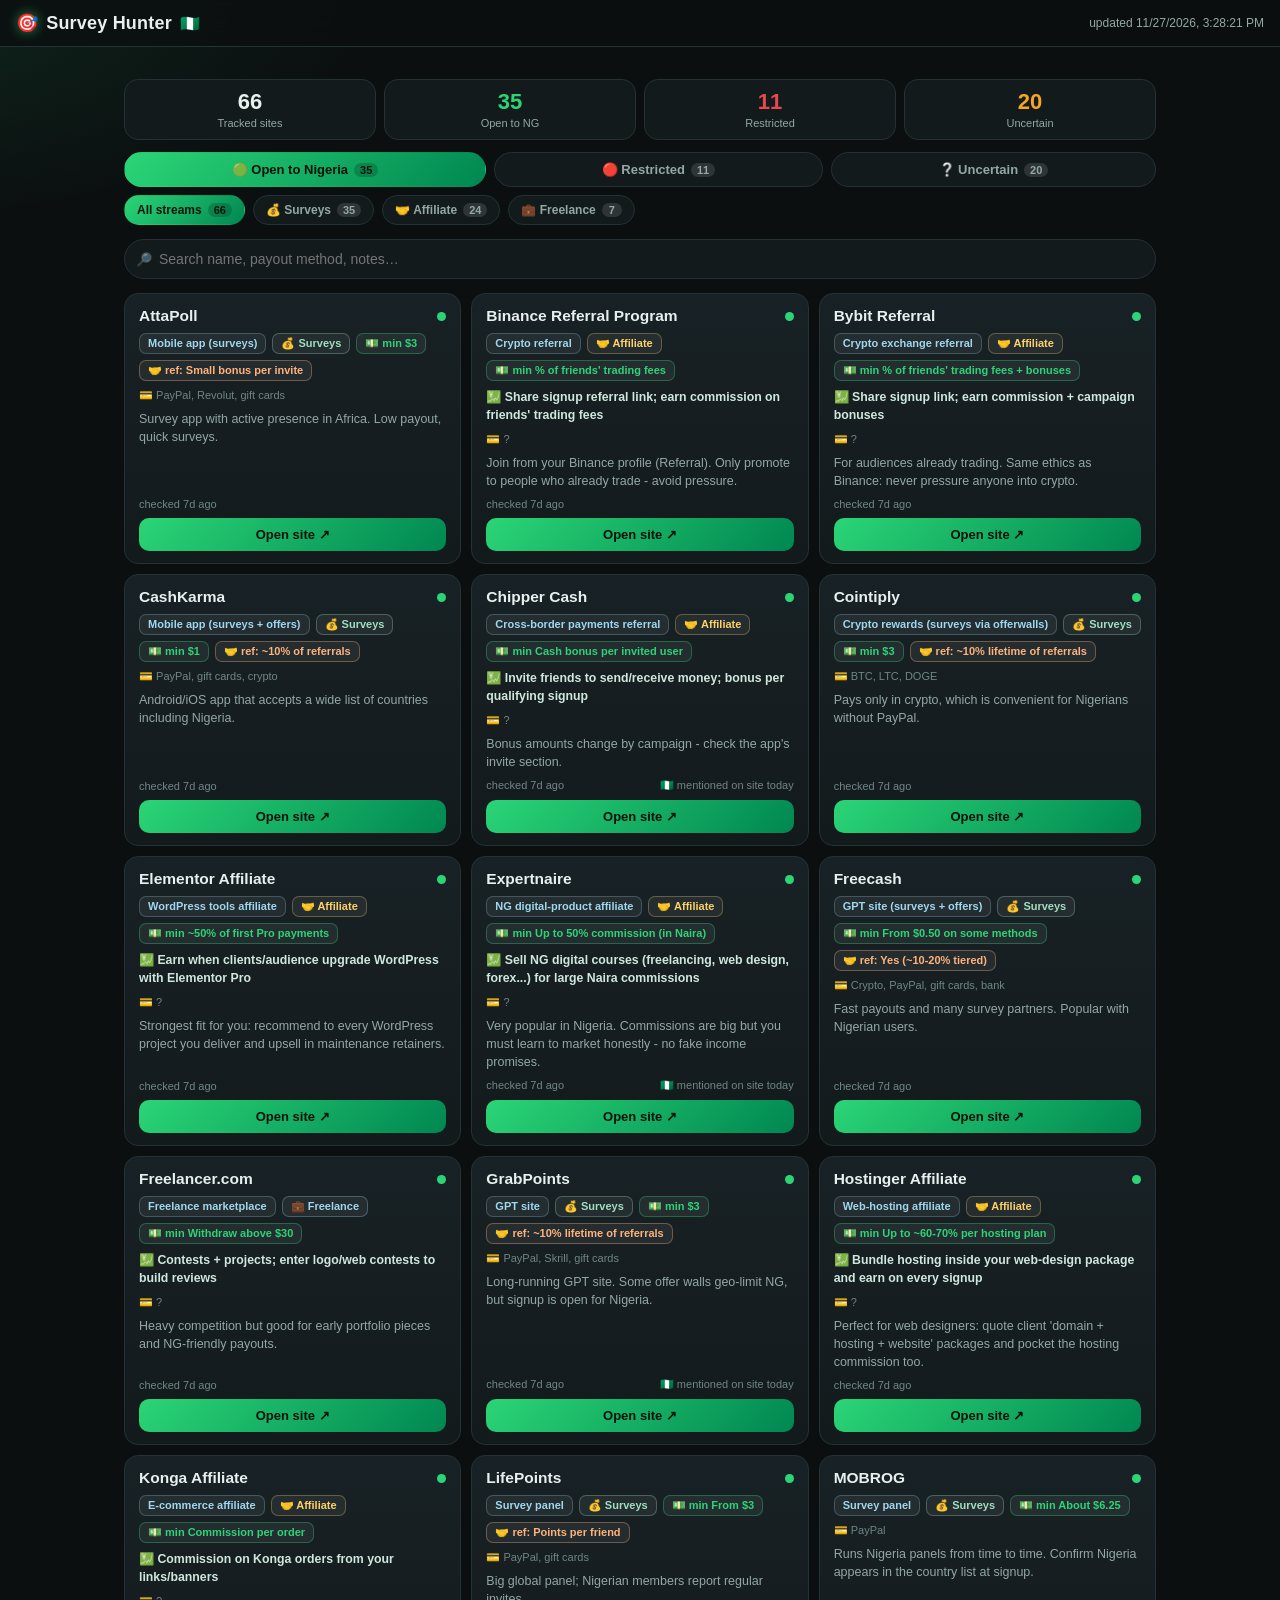
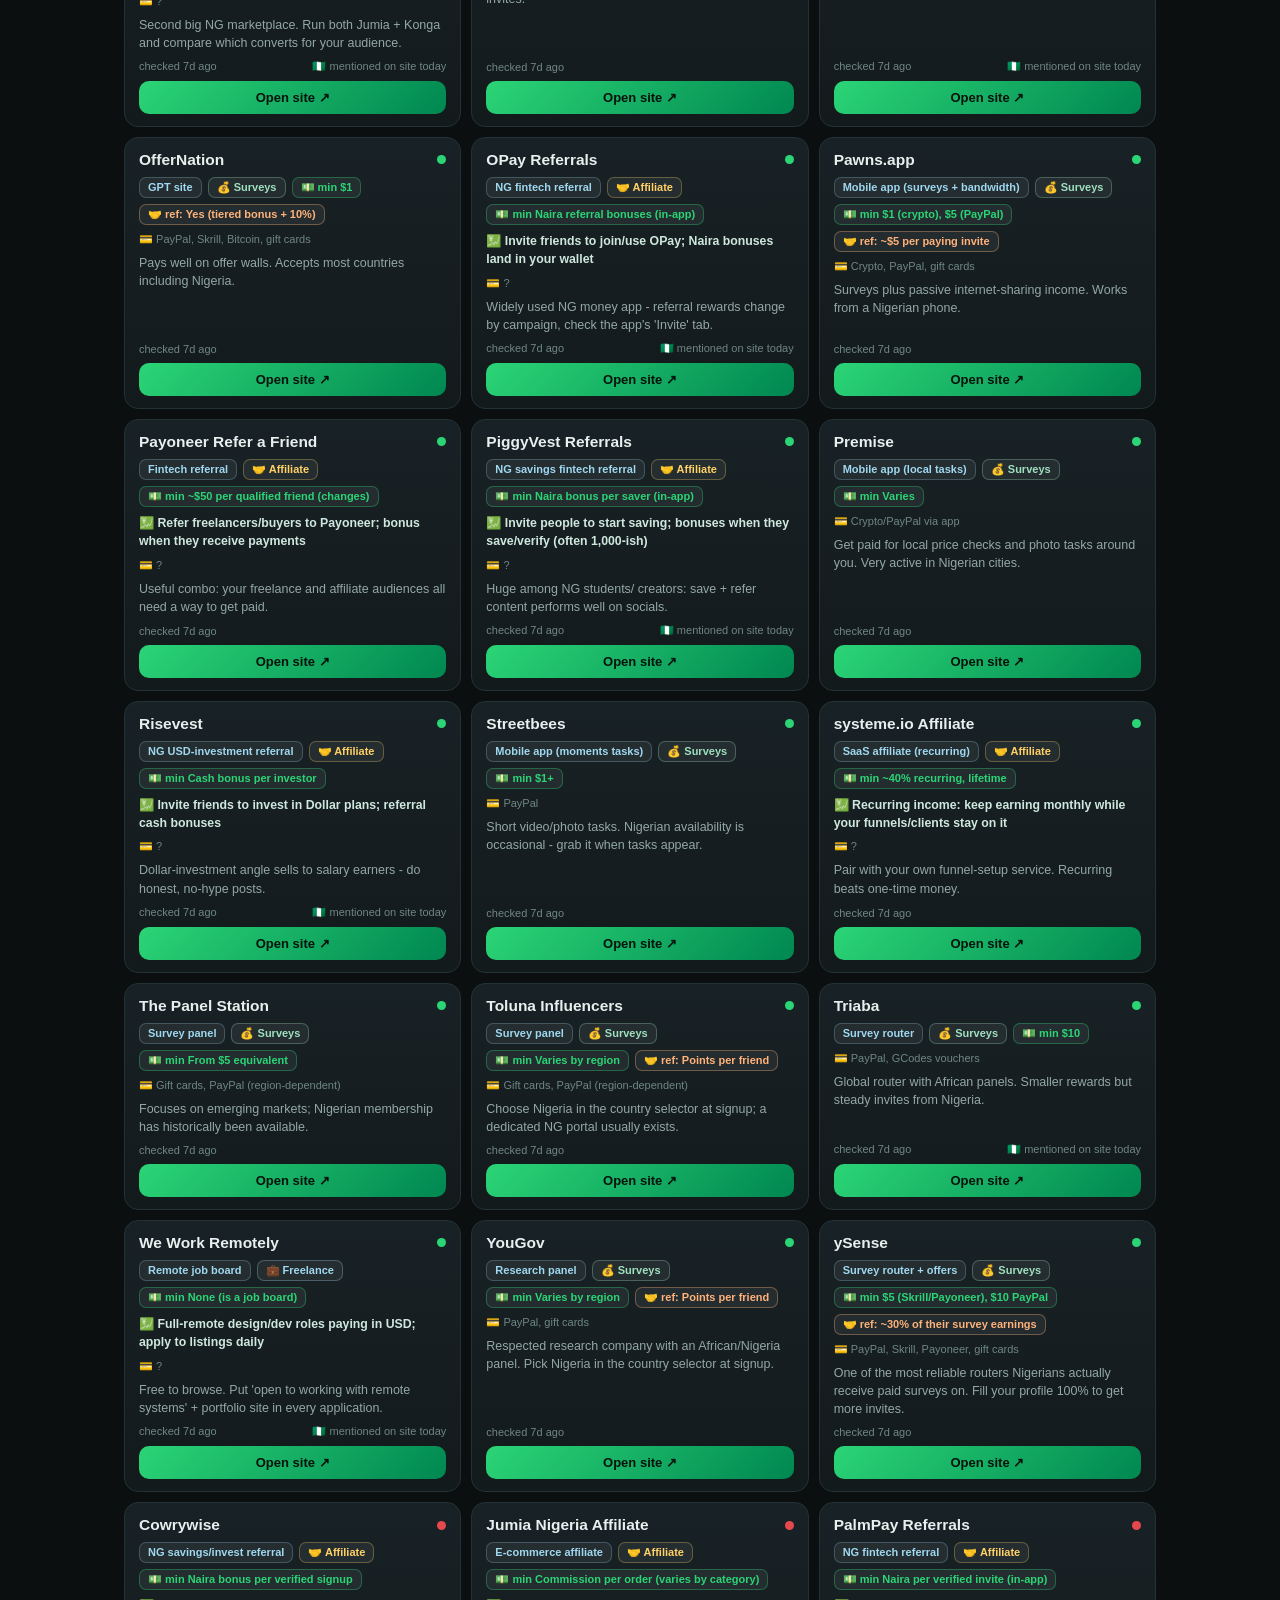
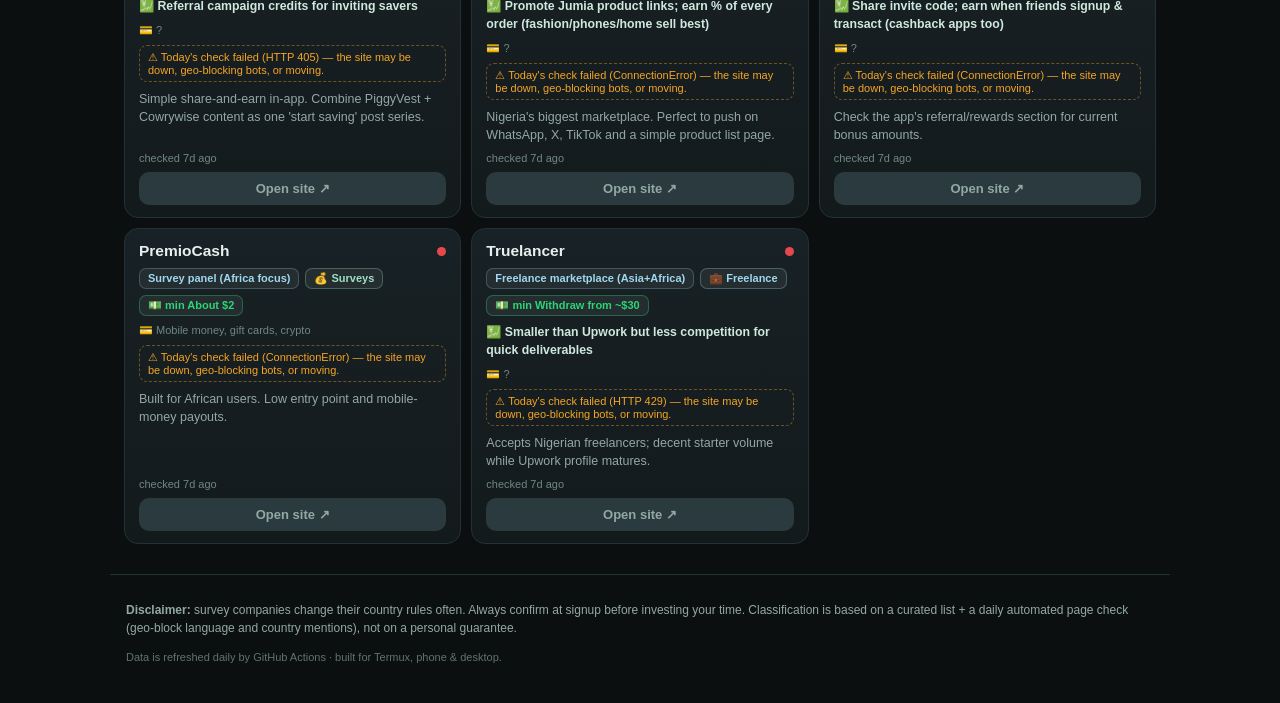
<file: index.html>
<!doctype html>
<html lang="en">
<head>
  <meta charset="utf-8">
  <meta name="viewport" content="width=device-width, initial-scale=1, viewport-fit=cover">
  <title>Survey Hunter 🇳🇬 — daily side-hustle radar</title>
  <meta name="description" content="Daily-updated surveys, affiliate programs and freelance platforms for Nigeria — open-to-NG vs restricted, refreshed automatically.">
  <link rel="icon" href="data:image/svg+xml,<svg xmlns='http://www.w3.org/2000/svg' viewBox='0 0 100 100'><text y='.9em' font-size='90'>🎯</text></svg>">
  <link rel="stylesheet" href="assets/style.css">
</head>
<body>
  <header class="topbar">
    <div class="brand">
      <span class="logo">🎯</span>
      <span>Survey Hunter</span>
      <span class="flag">🇳🇬</span>
    </div>
    <div class="updated" id="updated">loading…</div>
  </header>

  <main>
    <section class="stats" id="stats" aria-label="Summary"></section>

    <nav class="tabs" id="tabs" role="tablist" aria-label="Categories"></nav>

    <nav class="tabs secondary" id="vchips" aria-label="Money streams"></nav>

    <label class="searchwrap" for="search">
      <span class="searchicon">🔎</span>
      <input id="search" type="search" autocomplete="off"
             placeholder="Search name, payout method, notes…">
    </label>

    <section class="cards" id="cards" aria-live="polite"></section>
  </main>

  <footer>
    <p>
      <strong>Disclaimer:</strong> survey companies change their country rules often.
      Always confirm at signup before investing your time. Classification is based on
      a curated list + a daily automated page check (geo-block language and country
      mentions), not on a personal guarantee.
    </p>
    <p class="tiny">Data is refreshed daily by GitHub Actions · built for Termux, phone &amp; desktop.</p>
  </footer>

  <script src="assets/app.js"></script>
</body>
</html>
</file>
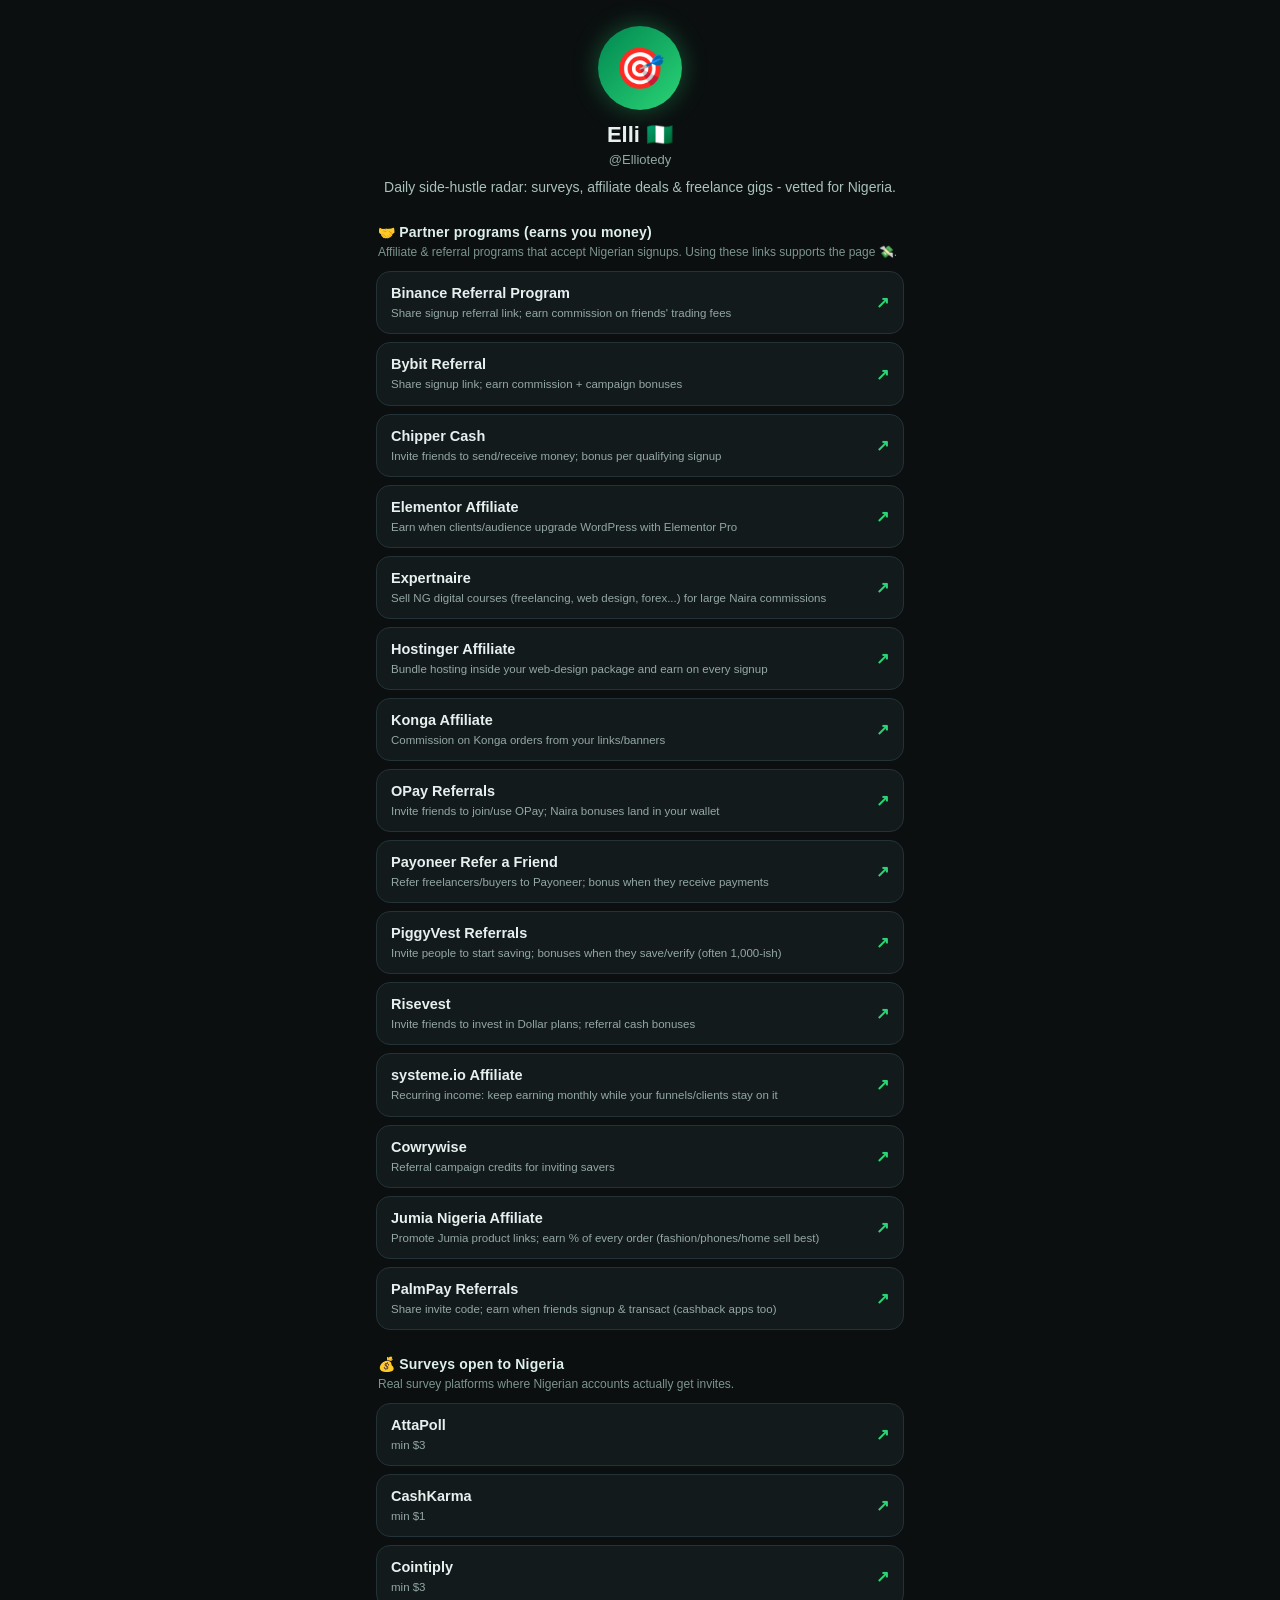
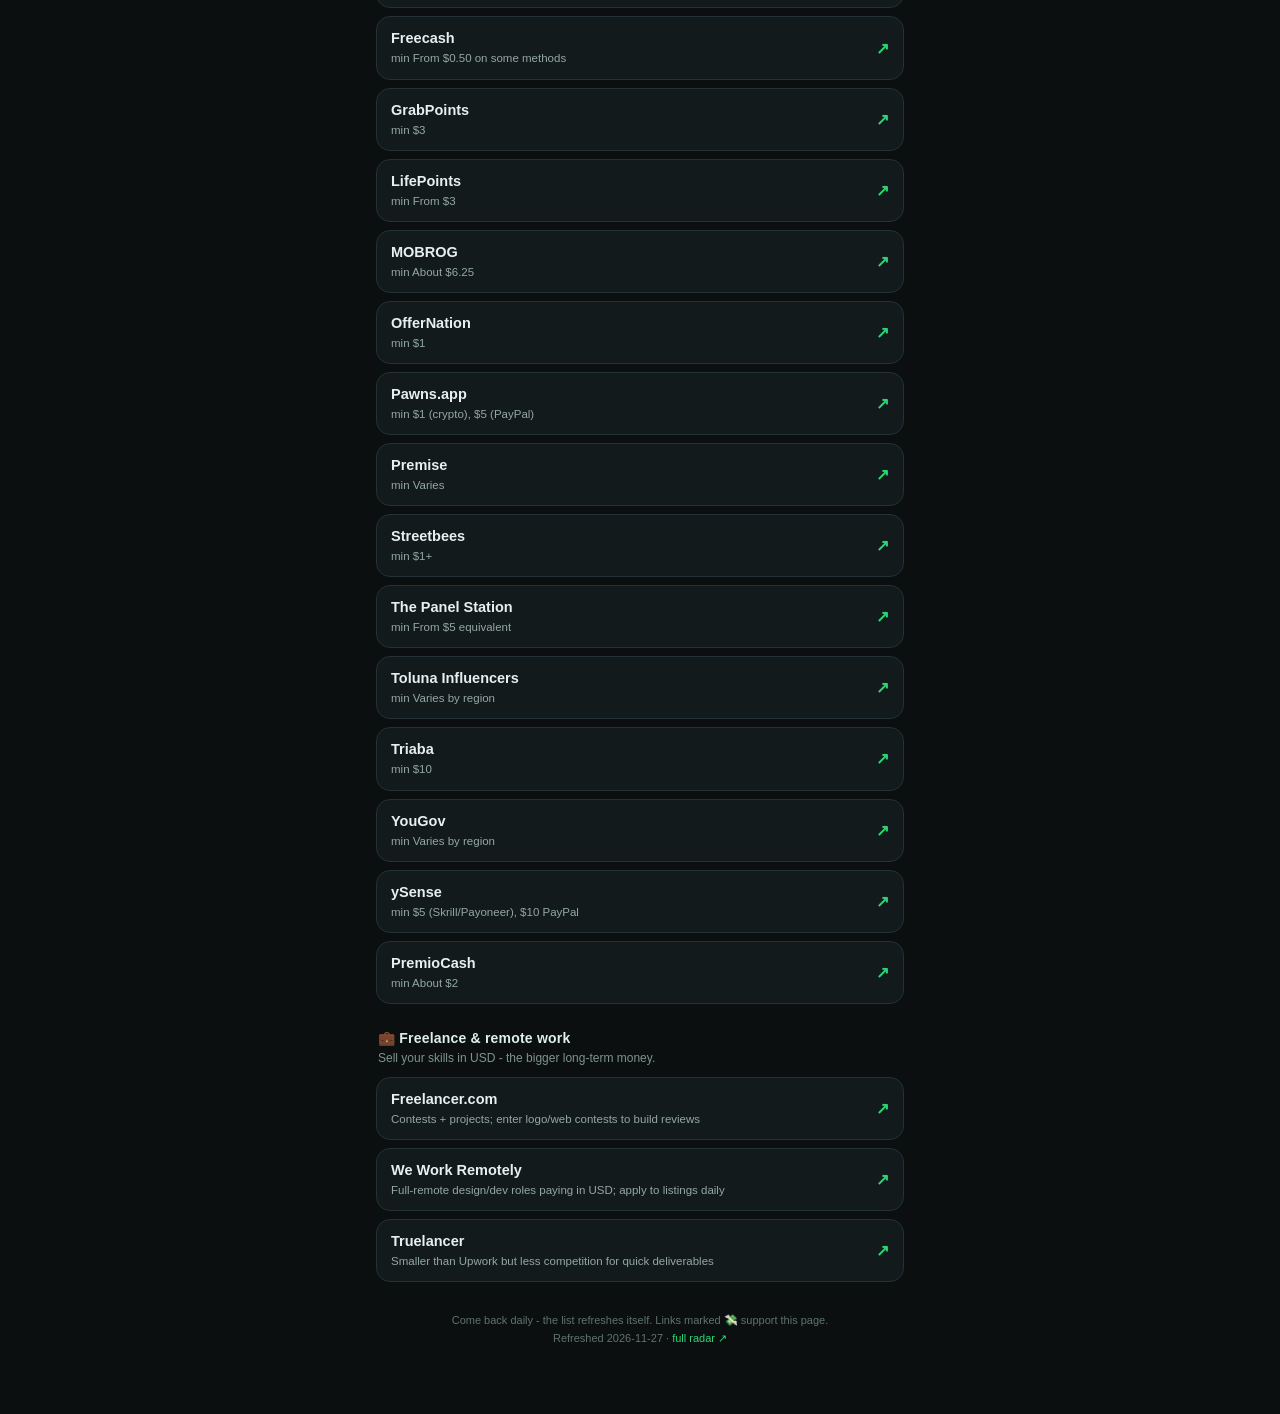
<file: links.html>
<!doctype html>
<html lang="en">
<head>
<meta charset="utf-8">
<meta name="viewport" content="width=device-width, initial-scale=1">
<title>Elli 🇳🇬 - side-hustle radar</title>
<meta name="description" content="Daily-updated survey, affiliate & freelance links for Nigerians.">
<meta property="og:title" content="Elli 🇳🇬 - daily side-hustle radar">
<meta property="og:description" content="Daily side-hustle radar: surveys, affiliate deals &amp; freelance gigs - vetted for Nigeria.">
<link rel="icon" href="data:image/svg+xml,<svg xmlns='http://www.w3.org/2000/svg' viewBox='0 0 100 100'><text y='.9em' font-size='90'>🎯</text></svg>">
<style>
* { box-sizing: border-box; }
a { color: inherit; text-decoration: none; }
body {
  margin: 0;
  background: #0b0f10;
  color: #e8f0ef;
  font-family: -apple-system, BlinkMacSystemFont, "Segoe UI", Roboto, Arial, sans-serif;
  padding-bottom: 40px;
}
.wrap { max-width: 560px; margin: 0 auto; padding: 26px 16px; }
header { text-align: center; margin-bottom: 22px; }
.avatar {
  width: 84px; height: 84px; border-radius: 50%;
  background: linear-gradient(135deg, #008751, #2bd576);
  display: flex; align-items: center; justify-content: center;
  font-size: 40px; margin: 0 auto 12px;
  box-shadow: 0 0 24px rgba(43, 213, 118, .35);
}
h1 { font-size: 22px; margin: 0 0 4px; }
.handle { color: #93a8a4; font-size: 13px; }
.tagline { color: #a9c0bb; font-size: 14px; line-height: 1.5; margin-top: 10px; }
.sechead {
  font-size: 14px; font-weight: 800; letter-spacing: .2px;
  margin: 26px 2px 10px; color: #dff0ea;
}
.secsub { color: #7d948f; font-size: 12px; margin: -6px 2px 10px; line-height: 1.45; }
.row {
  display: flex; align-items: center; gap: 10px;
  background: #131a1c; border: 1px solid #233236;
  border-radius: 14px; padding: 12px 14px; margin-bottom: 8px;
  text-decoration: none; transition: transform .08s ease, border-color .15s ease;
}
.row:hover { transform: translateY(-1px); border-color: #2e464b; }
.row .arrow { color: #2bd576; font-weight: 800; margin-left: auto; }
.rowname { font-weight: 800; font-size: 14.5px; }
.rowhint { display: block; color: #93a8a4; font-size: 11.5px; margin-top: 3px; line-height: 1.4; }
.pill {
  display: inline-block; font-size: 10.5px; font-weight: 800;
  border-radius: 999px; padding: 2px 8px; margin-left: 6px; vertical-align: 2px;
}
.pill.ref { background: rgba(255, 209, 102, .15); color: #ffd166; }
footer { text-align: center; color: #5f7370; font-size: 11px; margin-top: 30px; line-height: 1.6; }
footer a { color: #2bd576; text-decoration: none; }
</style>
</head>
<body>
<div class="wrap">
  <header>
    <div class="avatar">🎯</div>
    <h1>Elli 🇳🇬</h1>
    <div class="handle">@Elliotedy</div>
    <div class="tagline">Daily side-hustle radar: surveys, affiliate deals &amp; freelance gigs - vetted for Nigeria.</div>
  </header>
  <div class="sechead">🤝 Partner programs (earns you money)</div><div class="secsub">Affiliate &amp; referral programs that accept Nigerian signups. Using these links supports the page 💸.</div><a class="row" href="https://www.binance.com/" target="_blank" rel="noopener"><span><span class="rowname">Binance Referral Program</span><span class="rowhint">Share signup referral link; earn commission on friends&#x27; trading fees</span></span><span class="arrow">↗</span></a><a class="row" href="https://www.bybit.com/" target="_blank" rel="noopener"><span><span class="rowname">Bybit Referral</span><span class="rowhint">Share signup link; earn commission + campaign bonuses</span></span><span class="arrow">↗</span></a><a class="row" href="https://chippercash.com/" target="_blank" rel="noopener"><span><span class="rowname">Chipper Cash</span><span class="rowhint">Invite friends to send/receive money; bonus per qualifying signup</span></span><span class="arrow">↗</span></a><a class="row" href="https://elementor.com/affiliates/" target="_blank" rel="noopener"><span><span class="rowname">Elementor Affiliate</span><span class="rowhint">Earn when clients/audience upgrade WordPress with Elementor Pro</span></span><span class="arrow">↗</span></a><a class="row" href="https://expertnaire.com/affiliate" target="_blank" rel="noopener"><span><span class="rowname">Expertnaire</span><span class="rowhint">Sell NG digital courses (freelancing, web design, forex...) for large Naira commissions</span></span><span class="arrow">↗</span></a><a class="row" href="https://www.hostinger.com/" target="_blank" rel="noopener"><span><span class="rowname">Hostinger Affiliate</span><span class="rowhint">Bundle hosting inside your web-design package and earn on every signup</span></span><span class="arrow">↗</span></a><a class="row" href="https://www.konga.com/" target="_blank" rel="noopener"><span><span class="rowname">Konga Affiliate</span><span class="rowhint">Commission on Konga orders from your links/banners</span></span><span class="arrow">↗</span></a><a class="row" href="https://www.opayweb.com/" target="_blank" rel="noopener"><span><span class="rowname">OPay Referrals</span><span class="rowhint">Invite friends to join/use OPay; Naira bonuses land in your wallet</span></span><span class="arrow">↗</span></a><a class="row" href="https://www.payoneer.com/" target="_blank" rel="noopener"><span><span class="rowname">Payoneer Refer a Friend</span><span class="rowhint">Refer freelancers/buyers to Payoneer; bonus when they receive payments</span></span><span class="arrow">↗</span></a><a class="row" href="https://www.piggyvest.com/" target="_blank" rel="noopener"><span><span class="rowname">PiggyVest Referrals</span><span class="rowhint">Invite people to start saving; bonuses when they save/verify (often 1,000-ish)</span></span><span class="arrow">↗</span></a><a class="row" href="https://risevest.com/" target="_blank" rel="noopener"><span><span class="rowname">Risevest</span><span class="rowhint">Invite friends to invest in Dollar plans; referral cash bonuses</span></span><span class="arrow">↗</span></a><a class="row" href="https://systeme.io/affiliate-program" target="_blank" rel="noopener"><span><span class="rowname">systeme.io Affiliate</span><span class="rowhint">Recurring income: keep earning monthly while your funnels/clients stay on it</span></span><span class="arrow">↗</span></a><a class="row" href="https://cowrywise.com/" target="_blank" rel="noopener"><span><span class="rowname">Cowrywise</span><span class="rowhint">Referral campaign credits for inviting savers</span></span><span class="arrow">↗</span></a><a class="row" href="https://affiliates.jumia.com/" target="_blank" rel="noopener"><span><span class="rowname">Jumia Nigeria Affiliate</span><span class="rowhint">Promote Jumia product links; earn % of every order (fashion/phones/home sell best)</span></span><span class="arrow">↗</span></a><a class="row" href="https://www.palmpay-inc.com/" target="_blank" rel="noopener"><span><span class="rowname">PalmPay Referrals</span><span class="rowhint">Share invite code; earn when friends signup &amp; transact (cashback apps too)</span></span><span class="arrow">↗</span></a><div class="sechead">💰 Surveys open to Nigeria</div><div class="secsub">Real survey platforms where Nigerian accounts actually get invites.</div><a class="row" href="https://attapoll.app/" target="_blank" rel="noopener"><span><span class="rowname">AttaPoll</span><span class="rowhint">min $3</span></span><span class="arrow">↗</span></a><a class="row" href="https://cashkarma.io/" target="_blank" rel="noopener"><span><span class="rowname">CashKarma</span><span class="rowhint">min $1</span></span><span class="arrow">↗</span></a><a class="row" href="https://cointiply.com/" target="_blank" rel="noopener"><span><span class="rowname">Cointiply</span><span class="rowhint">min $3</span></span><span class="arrow">↗</span></a><a class="row" href="https://freecash.com/" target="_blank" rel="noopener"><span><span class="rowname">Freecash</span><span class="rowhint">min From $0.50 on some methods</span></span><span class="arrow">↗</span></a><a class="row" href="https://grabpoints.com/" target="_blank" rel="noopener"><span><span class="rowname">GrabPoints</span><span class="rowhint">min $3</span></span><span class="arrow">↗</span></a><a class="row" href="https://lifepointspanel.com/" target="_blank" rel="noopener"><span><span class="rowname">LifePoints</span><span class="rowhint">min From $3</span></span><span class="arrow">↗</span></a><a class="row" href="https://www.mobrog.com/en/" target="_blank" rel="noopener"><span><span class="rowname">MOBROG</span><span class="rowhint">min About $6.25</span></span><span class="arrow">↗</span></a><a class="row" href="https://offernation.com/" target="_blank" rel="noopener"><span><span class="rowname">OfferNation</span><span class="rowhint">min $1</span></span><span class="arrow">↗</span></a><a class="row" href="https://pawns.app/" target="_blank" rel="noopener"><span><span class="rowname">Pawns.app</span><span class="rowhint">min $1 (crypto), $5 (PayPal)</span></span><span class="arrow">↗</span></a><a class="row" href="https://www.premise.com/" target="_blank" rel="noopener"><span><span class="rowname">Premise</span><span class="rowhint">min Varies</span></span><span class="arrow">↗</span></a><a class="row" href="https://www.streetbees.com/" target="_blank" rel="noopener"><span><span class="rowname">Streetbees</span><span class="rowhint">min $1+</span></span><span class="arrow">↗</span></a><a class="row" href="https://www.thepanelstation.com/" target="_blank" rel="noopener"><span><span class="rowname">The Panel Station</span><span class="rowhint">min From $5 equivalent</span></span><span class="arrow">↗</span></a><a class="row" href="https://www.toluna.com/" target="_blank" rel="noopener"><span><span class="rowname">Toluna Influencers</span><span class="rowhint">min Varies by region</span></span><span class="arrow">↗</span></a><a class="row" href="https://www.triaba.com/" target="_blank" rel="noopener"><span><span class="rowname">Triaba</span><span class="rowhint">min $10</span></span><span class="arrow">↗</span></a><a class="row" href="https://yougov.com/" target="_blank" rel="noopener"><span><span class="rowname">YouGov</span><span class="rowhint">min Varies by region</span></span><span class="arrow">↗</span></a><a class="row" href="https://www.ysense.com/" target="_blank" rel="noopener"><span><span class="rowname">ySense</span><span class="rowhint">min $5 (Skrill/Payoneer), $10 PayPal</span></span><span class="arrow">↗</span></a><a class="row" href="https://premiocash.com/" target="_blank" rel="noopener"><span><span class="rowname">PremioCash</span><span class="rowhint">min About $2</span></span><span class="arrow">↗</span></a><div class="sechead">💼 Freelance &amp; remote work</div><div class="secsub">Sell your skills in USD - the bigger long-term money.</div><a class="row" href="https://www.freelancer.com/" target="_blank" rel="noopener"><span><span class="rowname">Freelancer.com</span><span class="rowhint">Contests + projects; enter logo/web contests to build reviews</span></span><span class="arrow">↗</span></a><a class="row" href="https://weworkremotely.com/" target="_blank" rel="noopener"><span><span class="rowname">We Work Remotely</span><span class="rowhint">Full-remote design/dev roles paying in USD; apply to listings daily</span></span><span class="arrow">↗</span></a><a class="row" href="https://www.truelancer.com/" target="_blank" rel="noopener"><span><span class="rowname">Truelancer</span><span class="rowhint">Smaller than Upwork but less competition for quick deliverables</span></span><span class="arrow">↗</span></a>
  <footer>
    Come back daily - the list refreshes itself. Links marked 💸 support this page.<br>
    Refreshed 2026-11-27 ·
    <a href="index.html">full radar ↗</a>
  </footer>
</div>
</body>
</html>
</file>
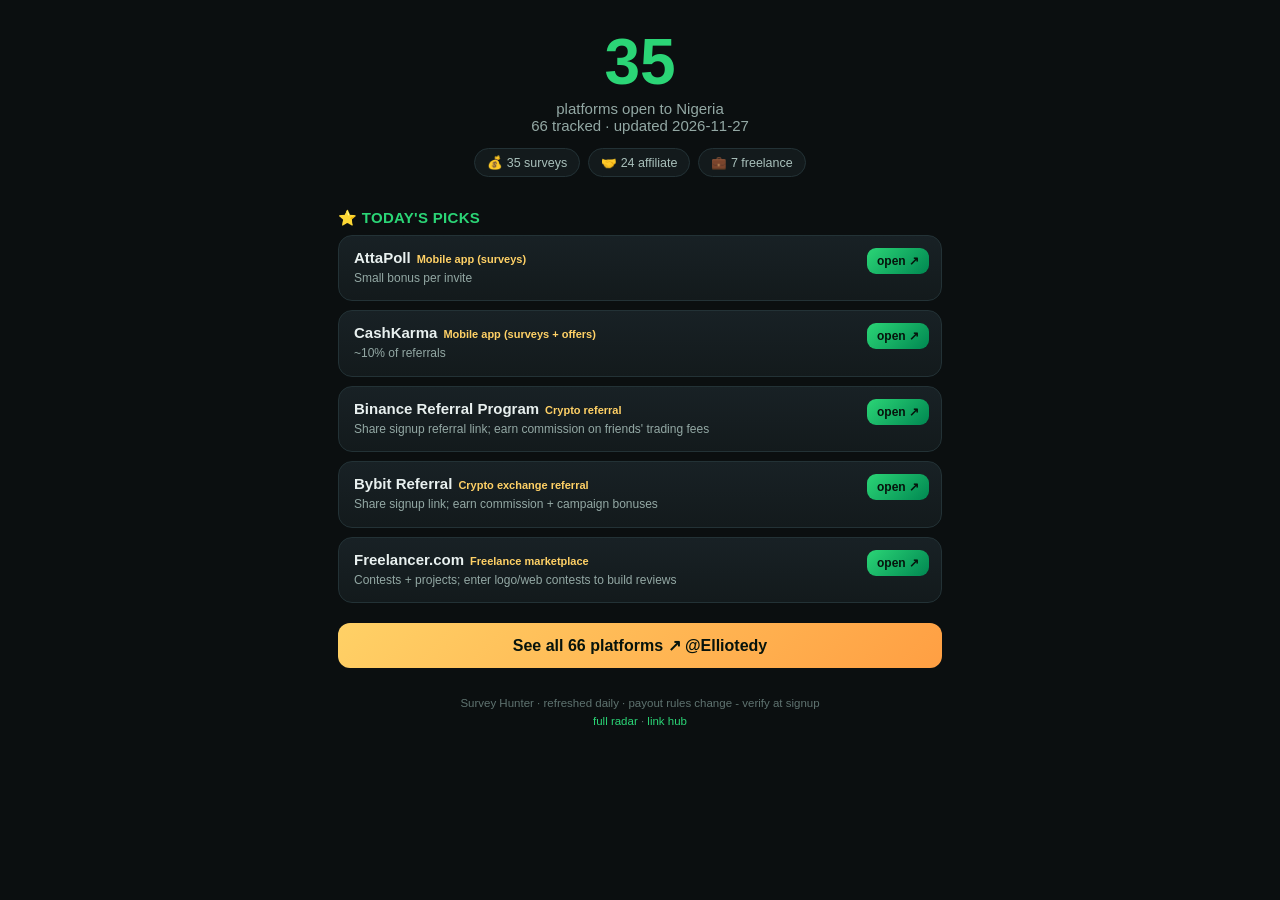
<file: promo.html>
<!doctype html>
<html lang="en"><head>
<meta charset="utf-8"><meta name="viewport" content="width=device-width,initial-scale=1">
<title>Survey Hunter - daily share page</title>
<link rel="icon" href="data:image/svg+xml,<svg xmlns='http://www.w3.org/2000/svg' viewBox='0 0 100 100'><text y='.9em' font-size='90'>🎯</text></svg>">
<style>
*{box-sizing:border-box}
a{color:inherit;text-decoration:none}
body{margin:0;background:#0b0f10;color:#e8f0ef;font-family:-apple-system,BlinkMacSystemFont,"Segoe UI",Roboto,Arial,sans-serif}
.wrap{max-width:640px;margin:0 auto;padding:30px 18px 44px}
.hdr{text-align:center}
.num{font-size:64px;font-weight:800;color:#2bd576;line-height:1}
.sub{color:#93a8a4;margin-top:6px;font-size:15px}
.chips{text-align:center;margin:14px 0}
.chip{display:inline-block;background:#131a1c;border:1px solid #233236;color:#a9c0bb;border-radius:999px;padding:6px 12px;font-size:12.5px;margin:0 4px 6px}
.h{color:#2bd576;font-weight:800;margin:26px 0 8px;font-size:15px;letter-spacing:.3px}
.pick{background:linear-gradient(180deg,#182125,#131a1c);border:1px solid #233236;border-radius:14px;padding:13px 15px;margin-bottom:9px;position:relative}
.pickname{font-weight:800;font-size:15px}
.pill{color:#ffd166;font-size:11px;font-weight:800;margin-left:6px}
.pickhint{color:#93a8a4;font-size:12px;line-height:1.45;margin-top:4px;max-width:82%}
.cta{position:absolute;top:12px;right:12px;color:#06130c;background:linear-gradient(135deg,#2bd576,#008751);border-radius:9px;padding:6px 10px;font-weight:800;font-size:12px}
.foot{margin-top:26px;text-align:center;color:#5f7370;font-size:11.5px;line-height:1.6}
.biglink{display:block;text-align:center;margin-top:20px;padding:13px;border-radius:12px;background:linear-gradient(135deg,#ffd166,#ff9f43);color:#06130c;font-weight:800;text-decoration:none}
</style></head><body>
<div class="wrap">
  <div class="hdr">
    <div class="num">35</div>
    <div class="sub">platforms open to Nigeria<br>66 tracked · updated 2026-11-27</div>
    <div class="chips"><span class="chip">💰 35 surveys</span><span class="chip">🤝 24 affiliate</span><span class="chip">💼 7 freelance</span></div>
  </div>
  <div class="h">⭐ TODAY'S PICKS</div>
  <div class="pick"><div class="pickname">AttaPoll<span class="pill">Mobile app (surveys)</span></div><div class="pickhint">Small bonus per invite</div><a class="cta" href="https://attapoll.app/" target="_blank" rel="noopener">open ↗</a></div><div class="pick"><div class="pickname">CashKarma<span class="pill">Mobile app (surveys + offers)</span></div><div class="pickhint">~10% of referrals</div><a class="cta" href="https://cashkarma.io/" target="_blank" rel="noopener">open ↗</a></div><div class="pick"><div class="pickname">Binance Referral Program<span class="pill">Crypto referral</span></div><div class="pickhint">Share signup referral link; earn commission on friends&#x27; trading fees</div><a class="cta" href="https://www.binance.com/" target="_blank" rel="noopener">open ↗</a></div><div class="pick"><div class="pickname">Bybit Referral<span class="pill">Crypto exchange referral</span></div><div class="pickhint">Share signup link; earn commission + campaign bonuses</div><a class="cta" href="https://www.bybit.com/" target="_blank" rel="noopener">open ↗</a></div><div class="pick"><div class="pickname">Freelancer.com<span class="pill">Freelance marketplace</span></div><div class="pickhint">Contests + projects; enter logo/web contests to build reviews</div><a class="cta" href="https://www.freelancer.com/" target="_blank" rel="noopener">open ↗</a></div>
  <a class="biglink" href="https://elliotedy.github.io/survey-hunter/links.html">See all 66 platforms ↗ @Elliotedy</a>
  <div class="foot">Survey Hunter · refreshed daily · payout rules change - verify at signup<br><a style="color:#2bd576" href="index.html">full radar</a> · <a style="color:#2bd576" href="links.html">link hub</a></div>
</div>
</body></html>
</file>
<file: assets/style.css>
:root {
  --bg: #0b0f10;
  --panel: #131a1c;
  --panel-2: #182125;
  --line: #233236;
  --text: #e8f0ef;
  --muted: #93a8a4;
  --green: #008751;
  --bright: #2bd576;
  --red: #e5484d;
  --amber: #f5a524;
  --radius: 14px;
}

* { box-sizing: border-box; }

html, body {
  margin: 0;
  padding: 0;
  background:
    radial-gradient(1200px 500px at 80% -10%, rgba(0, 135, 81, .28), transparent 60%),
    radial-gradient(900px 400px at -10% 0%, rgba(43, 213, 118, .12), transparent 55%),
    var(--bg);
  color: var(--text);
  font-family: -apple-system, BlinkMacSystemFont, "Segoe UI", Roboto,
    "Helvetica Neue", Arial, sans-serif;
  min-height: 100%;
}

main { max-width: 1060px; margin: 0 auto; padding: 16px 14px 30px; }

/* ---------- top bar ---------- */
.topbar {
  position: sticky;
  top: 0;
  z-index: 5;
  display: flex;
  align-items: center;
  justify-content: space-between;
  gap: 10px;
  padding: 12px 16px;
  background: rgba(11, 15, 16, .82);
  backdrop-filter: blur(10px);
  border-bottom: 1px solid var(--line);
}
.brand {
  display: flex;
  align-items: center;
  gap: 8px;
  font-weight: 800;
  font-size: 18px;
  letter-spacing: .2px;
}
.brand .logo { filter: drop-shadow(0 0 6px rgba(43, 213, 118, .6)); }
.brand .flag { font-size: 16px; }
.updated { color: var(--muted); font-size: 12px; text-align: right; }

/* ---------- stats ---------- */
.stats {
  display: grid;
  grid-template-columns: repeat(auto-fit, minmax(80px, 1fr));
  gap: 8px;
  margin: 16px 0 12px;
}
.chip {
  background: var(--panel);
  border: 1px solid var(--line);
  border-radius: var(--radius);
  padding: 10px 8px;
  text-align: center;
}
.chip .num { font-size: 22px; font-weight: 800; line-height: 1.1; }
.chip .lab { color: var(--muted); font-size: 11px; margin-top: 3px; }
.chip.open .num { color: var(--bright); }
.chip.restricted .num { color: var(--red); }
.chip.uncertain .num { color: var(--amber); }

/* ---------- tabs ---------- */
.tabs {
  display: flex;
  gap: 8px;
  margin-bottom: 10px;
  overflow-x: auto;
  padding-bottom: 2px;
}
.tab {
  flex: 1 0 auto;
  border: 1px solid var(--line);
  background: var(--panel);
  color: var(--muted);
  border-radius: 999px;
  padding: 9px 14px;
  font-size: 13px;
  font-weight: 700;
  cursor: pointer;
  white-space: nowrap;
  transition: transform .08s ease, background .15s ease, color .15s ease;
}
.tab:active { transform: scale(.97); }
.tab.active {
  color: #06130c;
  background: linear-gradient(135deg, var(--bright), var(--green));
  border-color: transparent;
}
.tab .count {
  display: inline-block;
  min-width: 20px;
  padding: 1px 6px;
  margin-left: 6px;
  border-radius: 999px;
  font-size: 11px;
  background: rgba(255, 255, 255, .12);
}
.tab.active .count { background: rgba(0, 0, 0, .18); }

/* ---------- search ---------- */
.searchwrap {
  position: relative;
  display: block;
  margin-bottom: 14px;
}
.searchicon {
  position: absolute;
  left: 12px;
  top: 50%;
  transform: translateY(-50%);
  opacity: .6;
  font-size: 13px;
}
#search {
  width: 100%;
  padding: 11px 36px 11px 34px;
  border-radius: 999px;
  border: 1px solid var(--line);
  background: var(--panel);
  color: var(--text);
  font-size: 14px;
  outline: none;
  transition: border-color .15s ease, box-shadow .15s ease;
}
#search:focus {
  border-color: var(--bright);
  box-shadow: 0 0 0 3px rgba(43, 213, 118, .15);
}

/* ---------- cards ---------- */
.cards {
  display: grid;
  grid-template-columns: repeat(auto-fill, minmax(255px, 1fr));
  gap: 10px;
}
.card {
  background: linear-gradient(180deg, var(--panel-2), var(--panel));
  border: 1px solid var(--line);
  border-radius: var(--radius);
  padding: 13px 14px 12px;
  display: flex;
  flex-direction: column;
  gap: 8px;
  transition: border-color .15s ease, transform .1s ease;
}
.card:hover { border-color: #2e464b; transform: translateY(-2px); }

.card .head {
  display: flex;
  align-items: center;
  gap: 8px;
}
.card .head a {
  color: var(--text);
  font-weight: 800;
  font-size: 15.5px;
  text-decoration: none;
}
.card .head a:hover { color: var(--bright); text-decoration: underline; }

.dot {
  width: 9px;
  height: 9px;
  border-radius: 50%;
  flex: 0 0 auto;
  margin-left: auto;
}
.dot.ok { background: var(--bright); box-shadow: 0 0 0 0 rgba(43, 213, 118, .5); animation: pulse 2.4s infinite; }
.dot.err { background: var(--red); }
.dot.unchecked { background: #6b7f7c; }
@keyframes pulse {
  0% { box-shadow: 0 0 0 0 rgba(43, 213, 118, .45); }
  70% { box-shadow: 0 0 0 8px rgba(43, 213, 118, 0); }
  100% { box-shadow: 0 0 0 0 rgba(43, 213, 118, 0); }
}

.badges { display: flex; flex-wrap: wrap; gap: 6px; }
.badge {
  font-size: 11px;
  font-weight: 700;
  border-radius: 7px;
  padding: 3px 8px;
  background: rgba(255, 255, 255, .06);
  border: 1px solid var(--line);
  color: var(--muted);
}
.badge.money { color: var(--bright); border-color: rgba(43, 213, 118, .35); }
.badge.type { color: #9fd8f0; border-color: rgba(159, 216, 240, .25); }

.notes {
  color: var(--muted);
  font-size: 12.5px;
  line-height: 1.45;
  flex: 1;
}
.meta {
  color: #6f8783;
  font-size: 11px;
  display: flex;
  justify-content: space-between;
  gap: 8px;
  flex-wrap: wrap;
}
.visit {
  display: inline-block;
  text-align: center;
  text-decoration: none;
  font-weight: 800;
  font-size: 13px;
  color: #06130c;
  background: linear-gradient(135deg, var(--bright), var(--green));
  border-radius: 10px;
  padding: 9px 12px;
  transition: filter .15s ease;
}
.visit:hover { filter: brightness(1.1); }
.visit.dim { background: #2a3a3e; color: var(--muted); }

.warn {
  font-size: 11px;
  color: var(--amber);
  border: 1px dashed rgba(245, 165, 36, .4);
  border-radius: 8px;
  padding: 5px 8px;
}

/* ---------- empty / error ---------- */
.empty {
  grid-column: 1 / -1;
  text-align: center;
  color: var(--muted);
  padding: 40px 16px;
  border: 1px dashed var(--line);
  border-radius: var(--radius);
  font-size: 14px;
}
.help {
  grid-column: 1 / -1;
  background: var(--panel);
  border: 1px solid var(--line);
  border-radius: var(--radius);
  padding: 16px;
  font-size: 13.5px;
  line-height: 1.6;
  color: var(--muted);
}
.help code {
  background: #0d1415;
  border: 1px solid var(--line);
  border-radius: 6px;
  padding: 1px 6px;
  color: var(--bright);
}

/* ---------- footer ---------- */
footer {
  max-width: 1060px;
  margin: 0 auto;
  padding: 14px 16px 26px;
  color: var(--muted);
  font-size: 12px;
  line-height: 1.5;
  border-top: 1px solid var(--line);
}
footer .tiny { color: #5f7370; font-size: 11px; margin-top: 6px; }

@media (max-width: 480px) {
  .cards { grid-template-columns: 1fr; }
  .updated { font-size: 11px; }
}

/* ---------- v2: money-stream chips + badges ---------- */
.tabs.secondary { margin-top: -4px; margin-bottom: 12px; }
.tab.secondary {
  flex: 0 0 auto;
  padding: 7px 12px;
  font-size: 12px;
  font-weight: 800;
}
.badge.v-survey { color: #9fe0c0; border-color: rgba(159, 224, 192, .3); }
.badge.v-affiliate { color: #ffd166; border-color: rgba(255, 209, 102, .3); }
.badge.v-freelance { color: #9fd8f0; border-color: rgba(159, 216, 240, .3); }
.badge.ref { color: #ffb27a; border-color: rgba(255, 178, 122, .35); }
.badge.alias {
  color: #06130c;
  background: linear-gradient(135deg, #ffd166, #ff9f43);
  border-color: transparent;
}
.earnline {
  color: #cfe8dd;
  font-size: 12.3px;
  line-height: 1.45;
  font-weight: 600;
}
</file>
